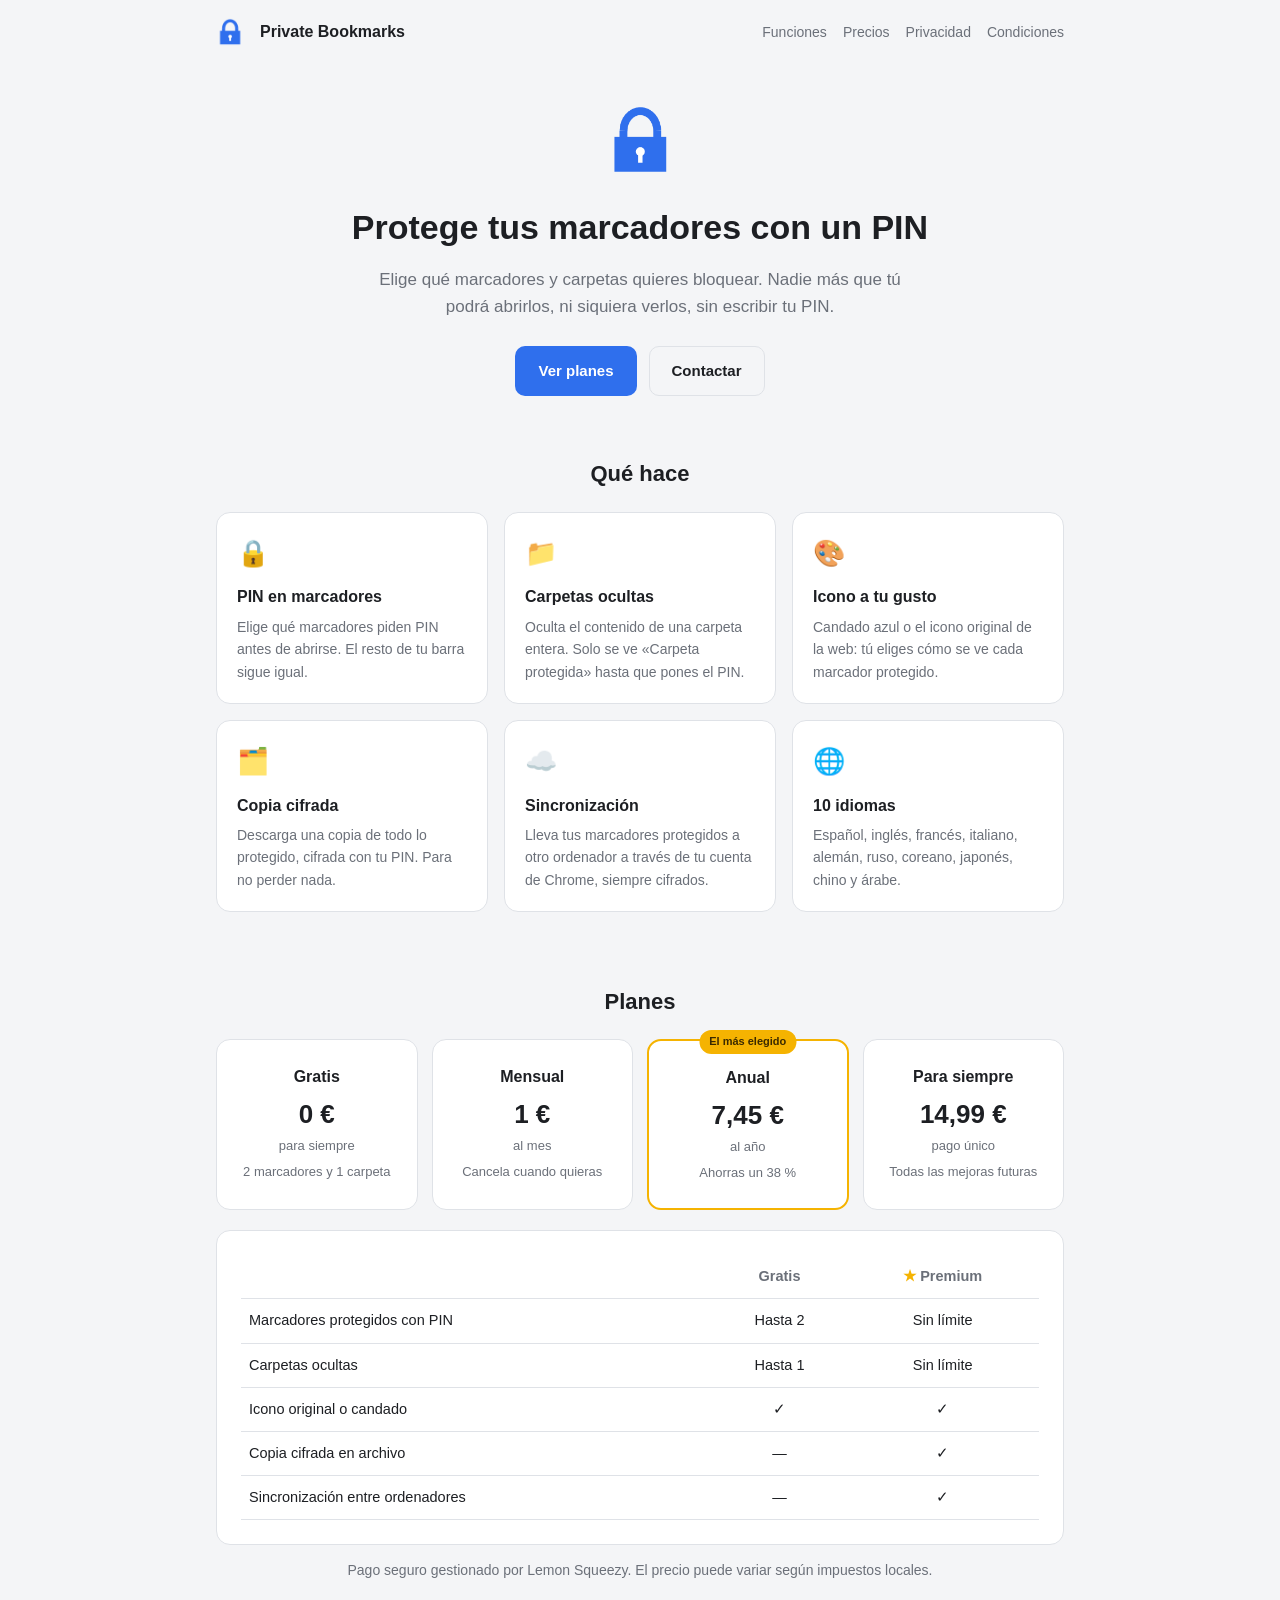
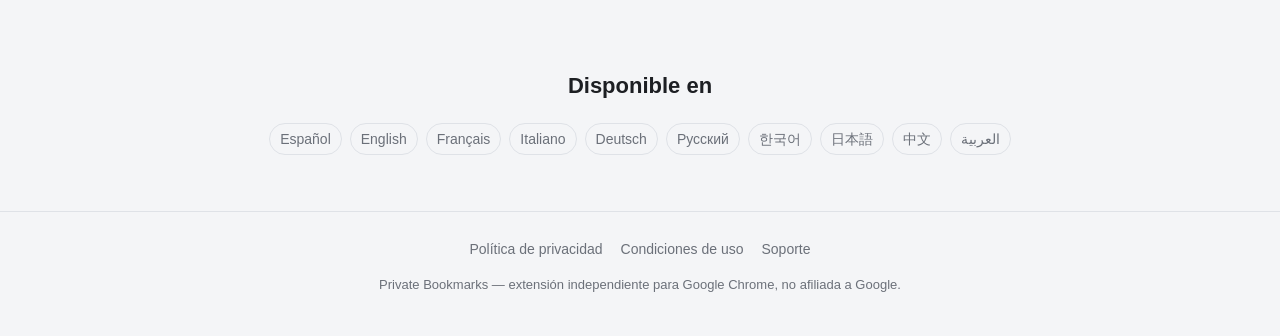
<file: index.html>
<!doctype html>
<html lang="es">
<head>
<meta charset="utf-8">
<meta name="viewport" content="width=device-width, initial-scale=1">
<title>Private Bookmarks — protege tus marcadores de Chrome con un PIN</title>
<meta name="description" content="Extensión de Chrome que protege con PIN los marcadores y carpetas que elijas. Oculta su contenido de la barra y pide PIN para verlo.">
<link rel="icon" href="assets/favicon.png">
<link rel="stylesheet" href="style.css">
</head>
<body>
<div class="wrap">
  <header class="top">
    <img src="assets/logo.png" alt="">
    <span class="name">Private Bookmarks</span>
    <nav>
      <a href="#funciones">Funciones</a>
      <a href="#precios">Precios</a>
      <a href="privacy.html">Privacidad</a>
      <a href="terms.html">Condiciones</a>
    </nav>
  </header>
</div>

<div class="hero wrap">
  <img src="assets/logo.png" alt="Private Bookmarks">
  <h1>Protege tus marcadores con un PIN</h1>
  <p class="lead">Elige qué marcadores y carpetas quieres bloquear. Nadie más que tú podrá abrirlos, ni siquiera
    verlos, sin escribir tu PIN.</p>
  <div class="cta-row">
    <!-- Cuando la extensión este publicada, cambia este enlace por el de su ficha en la Chrome Web Store -->
    <a class="btn primary" href="#precios">Ver planes</a>
    <a class="btn ghost" href="mailto:divininoso@gmail.com">Contactar</a>
  </div>
</div>

<div class="wrap">
  <section id="funciones">
    <h2>Qué hace</h2>
    <div class="grid3">
      <div class="card feat">
        <div class="ic">🔒</div>
        <h3>PIN en marcadores</h3>
        <p>Elige qué marcadores piden PIN antes de abrirse. El resto de tu barra sigue igual.</p>
      </div>
      <div class="card feat">
        <div class="ic">📁</div>
        <h3>Carpetas ocultas</h3>
        <p>Oculta el contenido de una carpeta entera. Solo se ve «Carpeta protegida» hasta que pones el PIN.</p>
      </div>
      <div class="card feat">
        <div class="ic">🎨</div>
        <h3>Icono a tu gusto</h3>
        <p>Candado azul o el icono original de la web: tú eliges cómo se ve cada marcador protegido.</p>
      </div>
      <div class="card feat">
        <div class="ic">🗂️</div>
        <h3>Copia cifrada</h3>
        <p>Descarga una copia de todo lo protegido, cifrada con tu PIN. Para no perder nada.</p>
      </div>
      <div class="card feat">
        <div class="ic">☁️</div>
        <h3>Sincronización</h3>
        <p>Lleva tus marcadores protegidos a otro ordenador a través de tu cuenta de Chrome, siempre cifrados.</p>
      </div>
      <div class="card feat">
        <div class="ic">🌐</div>
        <h3>10 idiomas</h3>
        <p>Español, inglés, francés, italiano, alemán, ruso, coreano, japonés, chino y árabe.</p>
      </div>
    </div>
  </section>

  <section id="precios">
    <h2>Planes</h2>
    <div class="plans">
      <div class="card plan">
        <div class="pname">Gratis</div>
        <div class="price">0 €</div>
        <div class="period">para siempre</div>
        <div class="note">2 marcadores y 1 carpeta</div>
      </div>
      <div class="card plan">
        <div class="pname">Mensual</div>
        <div class="price">1 €</div>
        <div class="period">al mes</div>
        <div class="note">Cancela cuando quieras</div>
      </div>
      <div class="card plan best">
        <span class="badge">El más elegido</span>
        <div class="pname">Anual</div>
        <div class="price">7,45 €</div>
        <div class="period">al año</div>
        <div class="note">Ahorras un 38 %</div>
      </div>
      <div class="card plan">
        <div class="pname">Para siempre</div>
        <div class="price">14,99 €</div>
        <div class="period">pago único</div>
        <div class="note">Todas las mejoras futuras</div>
      </div>
    </div>

    <div class="card" style="margin-top:20px">
      <table class="compare">
        <thead><tr><th></th><th>Gratis</th><th><span class="star">★</span> Premium</th></tr></thead>
        <tbody>
          <tr><td>Marcadores protegidos con PIN</td><td>Hasta 2</td><td>Sin límite</td></tr>
          <tr><td>Carpetas ocultas</td><td>Hasta 1</td><td>Sin límite</td></tr>
          <tr><td>Icono original o candado</td><td>✓</td><td>✓</td></tr>
          <tr><td>Copia cifrada en archivo</td><td>—</td><td>✓</td></tr>
          <tr><td>Sincronización entre ordenadores</td><td>—</td><td>✓</td></tr>
        </tbody>
      </table>
    </div>
    <p style="text-align:center;color:var(--muted);font-size:14px;margin-top:14px">
      Pago seguro gestionado por Lemon Squeezy. El precio puede variar según impuestos locales.
    </p>
  </section>

  <section>
    <h2>Disponible en</h2>
    <div class="langs">
      <span>Español</span><span>English</span><span>Français</span><span>Italiano</span><span>Deutsch</span>
      <span>Русский</span><span>한국어</span><span>日本語</span><span>中文</span><span>العربية</span>
    </div>
  </section>
</div>

<footer>
  <div class="wrap">
    <div class="flinks">
      <a href="privacy.html">Política de privacidad</a>
      <a href="terms.html">Condiciones de uso</a>
      <a href="mailto:divininoso@gmail.com">Soporte</a>
    </div>
    <div class="copy">Private Bookmarks — extensión independiente para Google Chrome, no afiliada a Google.</div>
  </div>
</footer>
</body>
</html>
</file>
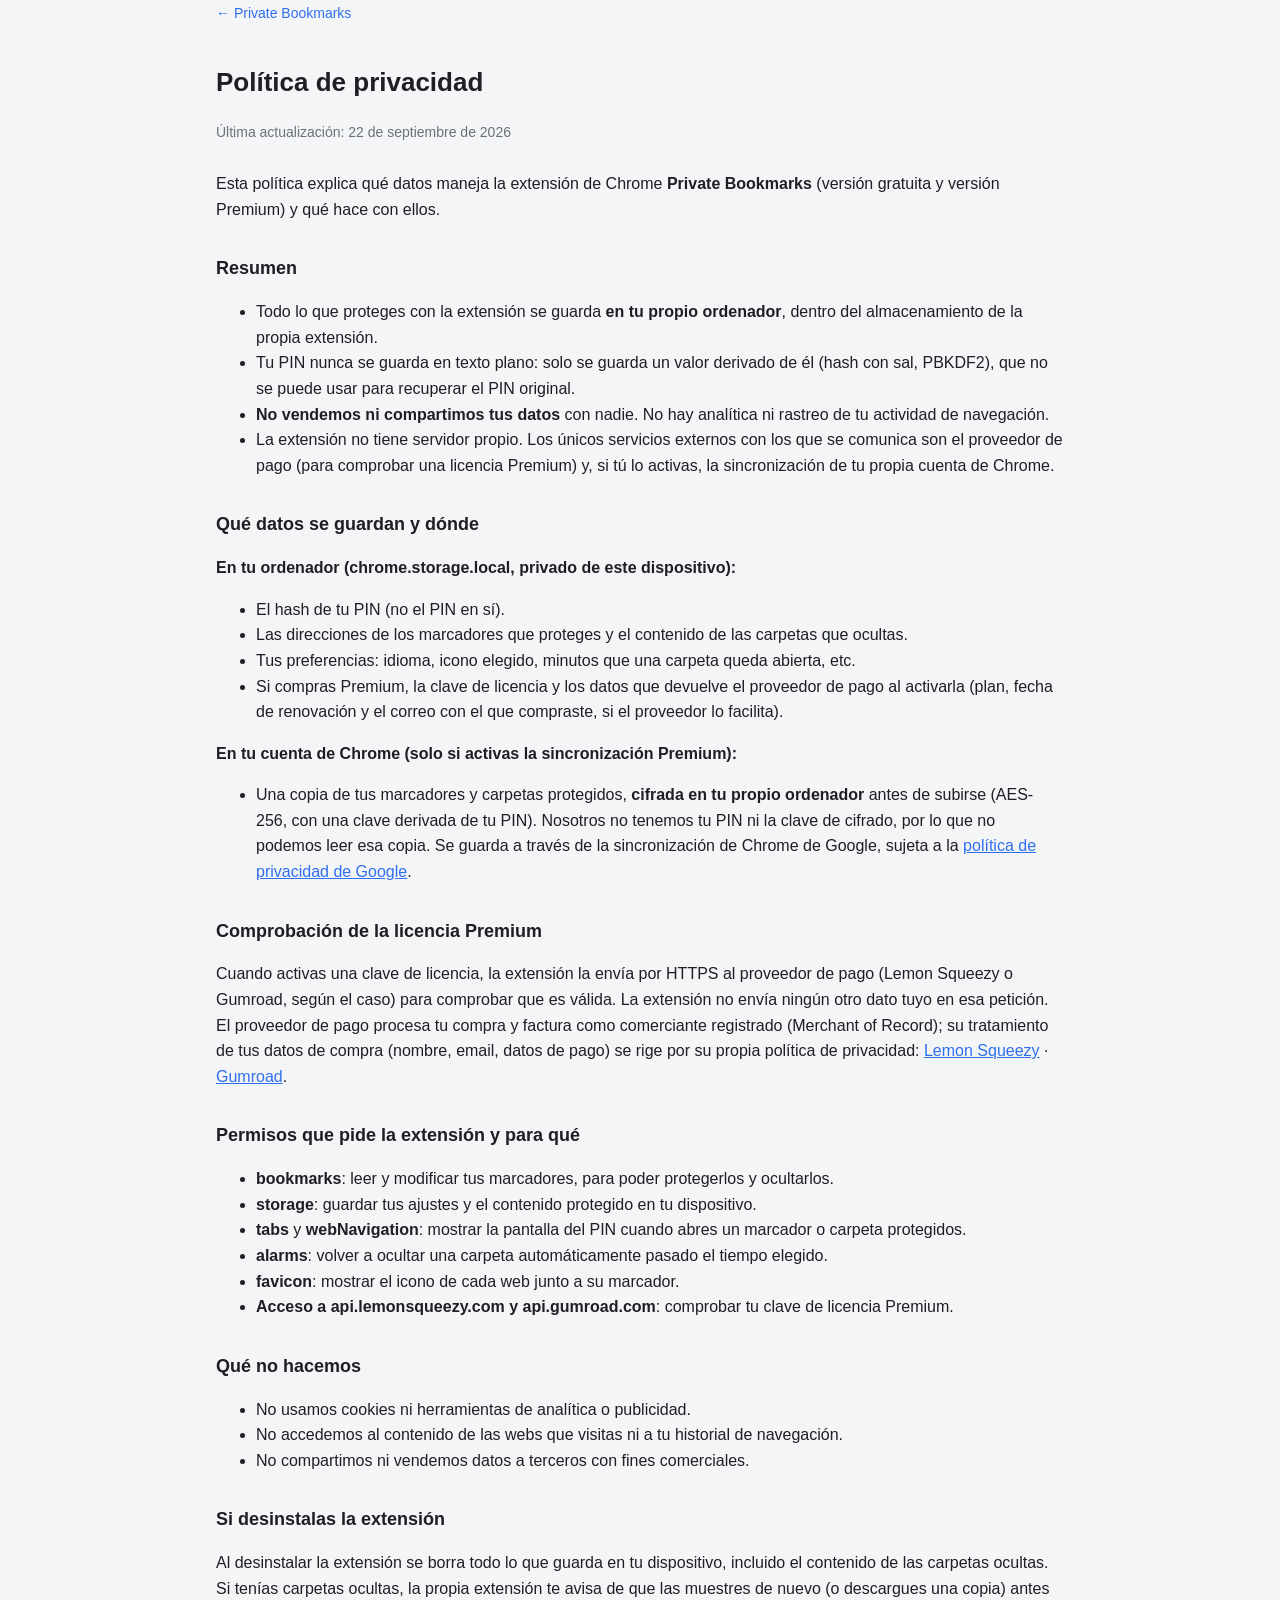
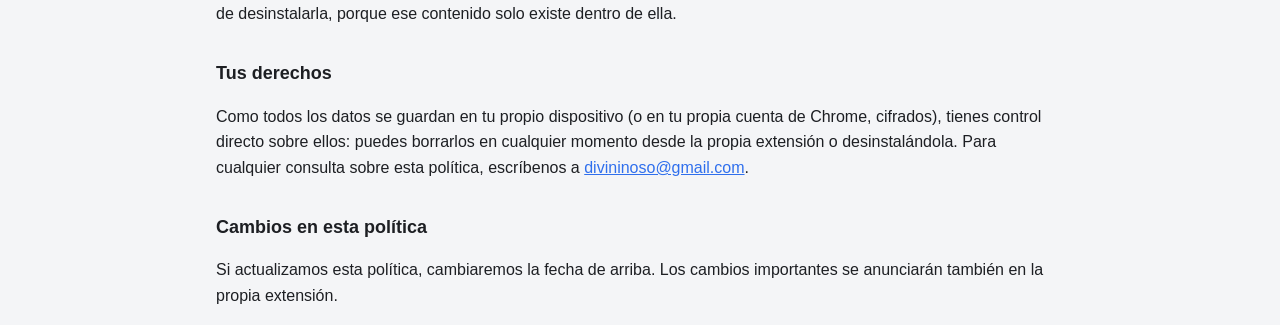
<file: privacy.html>
<!doctype html>
<html lang="es">
<head>
<meta charset="utf-8">
<meta name="viewport" content="width=device-width, initial-scale=1">
<title>Política de privacidad — Private Bookmarks</title>
<link rel="icon" href="assets/favicon.png">
<link rel="stylesheet" href="style.css">
</head>
<body>
<div class="wrap legal">
  <a class="back" href="index.html">&larr; Private Bookmarks</a>
  <h1>Política de privacidad</h1>
  <p class="updated">Última actualización: 22 de septiembre de 2026</p>

  <p>Esta política explica qué datos maneja la extensión de Chrome <strong>Private Bookmarks</strong> (versión
  gratuita y versión Premium) y qué hace con ellos.</p>

  <h2>Resumen</h2>
  <ul>
    <li>Todo lo que proteges con la extensión se guarda <strong>en tu propio ordenador</strong>, dentro del
    almacenamiento de la propia extensión.</li>
    <li>Tu PIN nunca se guarda en texto plano: solo se guarda un valor derivado de él (hash con sal, PBKDF2), que
    no se puede usar para recuperar el PIN original.</li>
    <li><strong>No vendemos ni compartimos tus datos</strong> con nadie. No hay analítica ni rastreo de tu
    actividad de navegación.</li>
    <li>La extensión no tiene servidor propio. Los únicos servicios externos con los que se comunica son el
    proveedor de pago (para comprobar una licencia Premium) y, si tú lo activas, la sincronización de tu propia
    cuenta de Chrome.</li>
  </ul>

  <h2>Qué datos se guardan y dónde</h2>
  <p><strong>En tu ordenador (chrome.storage.local, privado de este dispositivo):</strong></p>
  <ul>
    <li>El hash de tu PIN (no el PIN en sí).</li>
    <li>Las direcciones de los marcadores que proteges y el contenido de las carpetas que ocultas.</li>
    <li>Tus preferencias: idioma, icono elegido, minutos que una carpeta queda abierta, etc.</li>
    <li>Si compras Premium, la clave de licencia y los datos que devuelve el proveedor de pago al activarla
    (plan, fecha de renovación y el correo con el que compraste, si el proveedor lo facilita).</li>
  </ul>
  <p><strong>En tu cuenta de Chrome (solo si activas la sincronización Premium):</strong></p>
  <ul>
    <li>Una copia de tus marcadores y carpetas protegidos, <strong>cifrada en tu propio ordenador</strong> antes
    de subirse (AES-256, con una clave derivada de tu PIN). Nosotros no tenemos tu PIN ni la clave de cifrado, por
    lo que no podemos leer esa copia. Se guarda a través de la sincronización de Chrome de Google, sujeta a la
    <a href="https://policies.google.com/privacy" target="_blank" rel="noopener">política de privacidad de
    Google</a>.</li>
  </ul>

  <h2>Comprobación de la licencia Premium</h2>
  <p>Cuando activas una clave de licencia, la extensión la envía por HTTPS al proveedor de pago (Lemon Squeezy o
  Gumroad, según el caso) para comprobar que es válida. La extensión no envía ningún otro dato tuyo en esa
  petición. El proveedor de pago procesa tu compra y factura como comerciante registrado (Merchant of Record); su
  tratamiento de tus datos de compra (nombre, email, datos de pago) se rige por su propia política de privacidad:
  <a href="https://www.lemonsqueezy.com/privacy" target="_blank" rel="noopener">Lemon Squeezy</a> ·
  <a href="https://gumroad.com/privacy" target="_blank" rel="noopener">Gumroad</a>.</p>

  <h2>Permisos que pide la extensión y para qué</h2>
  <ul>
    <li><strong>bookmarks</strong>: leer y modificar tus marcadores, para poder protegerlos y ocultarlos.</li>
    <li><strong>storage</strong>: guardar tus ajustes y el contenido protegido en tu dispositivo.</li>
    <li><strong>tabs</strong> y <strong>webNavigation</strong>: mostrar la pantalla del PIN cuando abres un
    marcador o carpeta protegidos.</li>
    <li><strong>alarms</strong>: volver a ocultar una carpeta automáticamente pasado el tiempo elegido.</li>
    <li><strong>favicon</strong>: mostrar el icono de cada web junto a su marcador.</li>
    <li><strong>Acceso a api.lemonsqueezy.com y api.gumroad.com</strong>: comprobar tu clave de licencia
    Premium.</li>
  </ul>

  <h2>Qué no hacemos</h2>
  <ul>
    <li>No usamos cookies ni herramientas de analítica o publicidad.</li>
    <li>No accedemos al contenido de las webs que visitas ni a tu historial de navegación.</li>
    <li>No compartimos ni vendemos datos a terceros con fines comerciales.</li>
  </ul>

  <h2>Si desinstalas la extensión</h2>
  <p>Al desinstalar la extensión se borra todo lo que guarda en tu dispositivo, incluido el contenido de las
  carpetas ocultas. Si tenías carpetas ocultas, la propia extensión te avisa de que las muestres de nuevo (o
  descargues una copia) antes de desinstalarla, porque ese contenido solo existe dentro de ella.</p>

  <h2>Tus derechos</h2>
  <p>Como todos los datos se guardan en tu propio dispositivo (o en tu propia cuenta de Chrome, cifrados), tienes
  control directo sobre ellos: puedes borrarlos en cualquier momento desde la propia extensión o desinstalándola.
  Para cualquier consulta sobre esta política, escríbenos a
  <a href="mailto:divininoso@gmail.com">divininoso@gmail.com</a>.</p>

  <h2>Cambios en esta política</h2>
  <p>Si actualizamos esta política, cambiaremos la fecha de arriba. Los cambios importantes se anunciarán también
  en la propia extensión.</p>
</div>
</body>
</html>
</file>
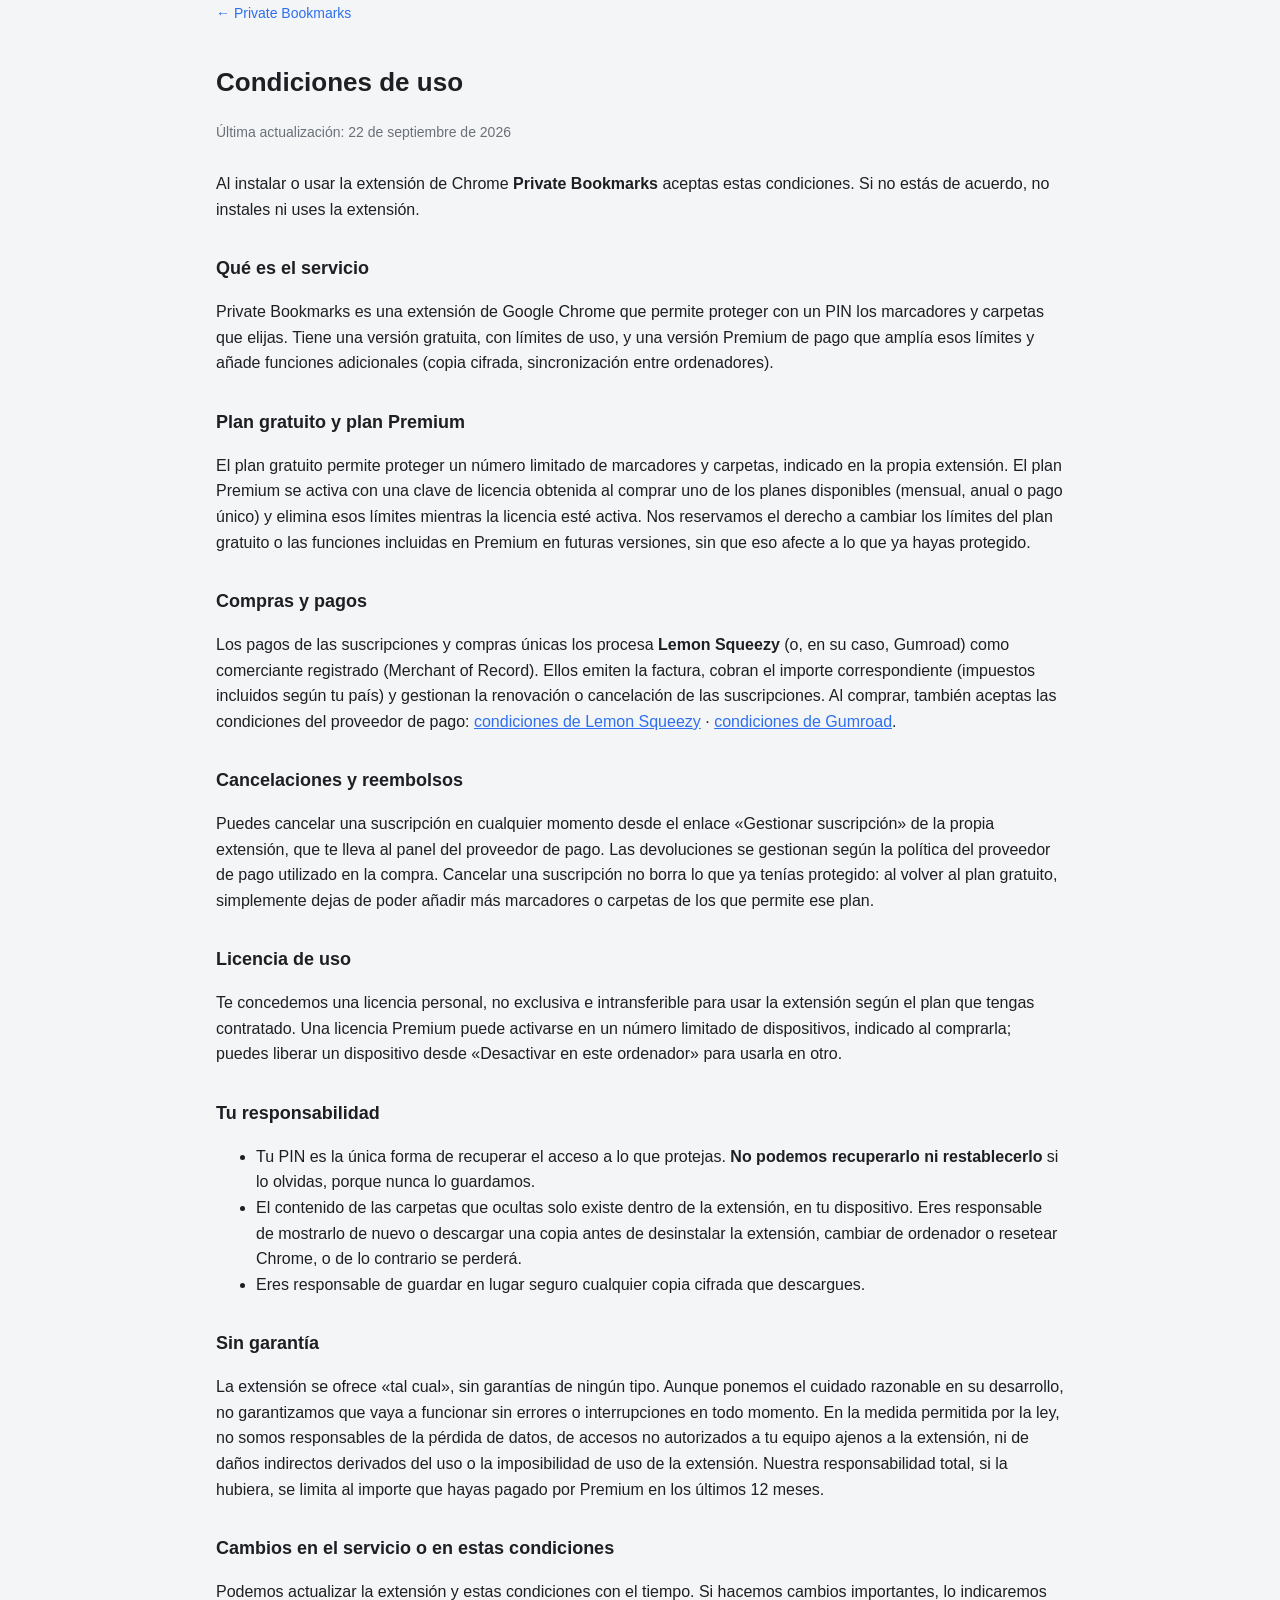
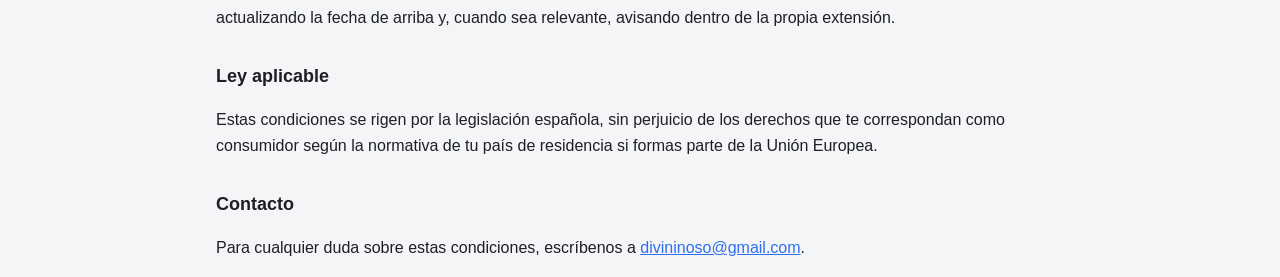
<file: terms.html>
<!doctype html>
<html lang="es">
<head>
<meta charset="utf-8">
<meta name="viewport" content="width=device-width, initial-scale=1">
<title>Condiciones de uso — Private Bookmarks</title>
<link rel="icon" href="assets/favicon.png">
<link rel="stylesheet" href="style.css">
</head>
<body>
<div class="wrap legal">
  <a class="back" href="index.html">&larr; Private Bookmarks</a>
  <h1>Condiciones de uso</h1>
  <p class="updated">Última actualización: 22 de septiembre de 2026</p>

  <p>Al instalar o usar la extensión de Chrome <strong>Private Bookmarks</strong> aceptas estas condiciones. Si
  no estás de acuerdo, no instales ni uses la extensión.</p>

  <h2>Qué es el servicio</h2>
  <p>Private Bookmarks es una extensión de Google Chrome que permite proteger con un PIN los marcadores y
  carpetas que elijas. Tiene una versión gratuita, con límites de uso, y una versión Premium de pago que amplía
  esos límites y añade funciones adicionales (copia cifrada, sincronización entre ordenadores).</p>

  <h2>Plan gratuito y plan Premium</h2>
  <p>El plan gratuito permite proteger un número limitado de marcadores y carpetas, indicado en la propia
  extensión. El plan Premium se activa con una clave de licencia obtenida al comprar uno de los planes
  disponibles (mensual, anual o pago único) y elimina esos límites mientras la licencia esté activa. Nos
  reservamos el derecho a cambiar los límites del plan gratuito o las funciones incluidas en Premium en futuras
  versiones, sin que eso afecte a lo que ya hayas protegido.</p>

  <h2>Compras y pagos</h2>
  <p>Los pagos de las suscripciones y compras únicas los procesa <strong>Lemon Squeezy</strong> (o, en su caso,
  Gumroad) como comerciante registrado (Merchant of Record). Ellos emiten la factura, cobran el importe
  correspondiente (impuestos incluidos según tu país) y gestionan la renovación o cancelación de las
  suscripciones. Al comprar, también aceptas las condiciones del proveedor de pago:
  <a href="https://www.lemonsqueezy.com/terms" target="_blank" rel="noopener">condiciones de Lemon Squeezy</a> ·
  <a href="https://gumroad.com/terms" target="_blank" rel="noopener">condiciones de Gumroad</a>.</p>

  <h2>Cancelaciones y reembolsos</h2>
  <p>Puedes cancelar una suscripción en cualquier momento desde el enlace «Gestionar suscripción» de la propia
  extensión, que te lleva al panel del proveedor de pago. Las devoluciones se gestionan según la política del
  proveedor de pago utilizado en la compra. Cancelar una suscripción no borra lo que ya tenías protegido: al
  volver al plan gratuito, simplemente dejas de poder añadir más marcadores o carpetas de los que permite ese
  plan.</p>

  <h2>Licencia de uso</h2>
  <p>Te concedemos una licencia personal, no exclusiva e intransferible para usar la extensión según el plan que
  tengas contratado. Una licencia Premium puede activarse en un número limitado de dispositivos, indicado al
  comprarla; puedes liberar un dispositivo desde «Desactivar en este ordenador» para usarla en otro.</p>

  <h2>Tu responsabilidad</h2>
  <ul>
    <li>Tu PIN es la única forma de recuperar el acceso a lo que protejas. <strong>No podemos recuperarlo ni
    restablecerlo</strong> si lo olvidas, porque nunca lo guardamos.</li>
    <li>El contenido de las carpetas que ocultas solo existe dentro de la extensión, en tu dispositivo. Eres
    responsable de mostrarlo de nuevo o descargar una copia antes de desinstalar la extensión, cambiar de
    ordenador o resetear Chrome, o de lo contrario se perderá.</li>
    <li>Eres responsable de guardar en lugar seguro cualquier copia cifrada que descargues.</li>
  </ul>

  <h2>Sin garantía</h2>
  <p>La extensión se ofrece «tal cual», sin garantías de ningún tipo. Aunque ponemos el cuidado razonable en su
  desarrollo, no garantizamos que vaya a funcionar sin errores o interrupciones en todo momento. En la medida
  permitida por la ley, no somos responsables de la pérdida de datos, de accesos no autorizados a tu equipo
  ajenos a la extensión, ni de daños indirectos derivados del uso o la imposibilidad de uso de la extensión.
  Nuestra responsabilidad total, si la hubiera, se limita al importe que hayas pagado por Premium en los últimos
  12 meses.</p>

  <h2>Cambios en el servicio o en estas condiciones</h2>
  <p>Podemos actualizar la extensión y estas condiciones con el tiempo. Si hacemos cambios importantes, lo
  indicaremos actualizando la fecha de arriba y, cuando sea relevante, avisando dentro de la propia
  extensión.</p>

  <h2>Ley aplicable</h2>
  <p>Estas condiciones se rigen por la legislación española, sin perjuicio de los derechos que te correspondan
  como consumidor según la normativa de tu país de residencia si formas parte de la Unión Europea.</p>

  <h2>Contacto</h2>
  <p>Para cualquier duda sobre estas condiciones, escríbenos a
  <a href="mailto:divininoso@gmail.com">divininoso@gmail.com</a>.</p>
</div>
</body>
</html>
</file>
<file: style.css>
:root {
  --bg: #f4f5f7; --card: #fff; --text: #1d1f23; --muted: #6b7079; --line: #dfe2e7;
  --accent: #2f6fed; --accent-text: #fff; --gold: #f5b301;
}
@media (prefers-color-scheme: dark) {
  :root { --bg: #17181b; --card: #1e2024; --text: #e8e9ec; --muted: #9a9ea6; --line: #34373d; --accent: #5b8def; }
}
* { box-sizing: border-box; }
html { scroll-behavior: smooth; }
body {
  margin: 0; background: var(--bg); color: var(--text); overflow-x: hidden;
  font: 16px/1.6 -apple-system, "Segoe UI", Roboto, sans-serif;
}
a { color: var(--accent); }
.wrap { max-width: 880px; margin: 0 auto; padding: 0 16px; }
header.top {
  display: flex; align-items: center; gap: 10px 16px; padding: 18px 0; flex-wrap: wrap;
}
header.top img { width: 28px; height: 28px; flex: none; }
header.top .name { font-weight: 700; font-size: 16px; }
header.top nav { margin-left: auto; display: flex; gap: 10px 16px; flex-wrap: wrap; font-size: 14px; }
header.top nav a { color: var(--muted); text-decoration: none; white-space: nowrap; }
header.top nav a:hover { color: var(--text); }

.hero { text-align: center; padding: 40px 0 24px; }
.hero img { width: 72px; height: 72px; margin-bottom: 16px; }
.hero h1 { font-size: clamp(26px, 6vw, 34px); margin: 0 0 12px; }
.hero p.lead { font-size: 17px; color: var(--muted); max-width: 560px; margin: 0 auto 26px; }
.cta-row { display: flex; gap: 12px; justify-content: center; flex-wrap: wrap; }
.btn {
  display: inline-flex; align-items: center; gap: 8px; padding: 12px 22px; border-radius: 10px;
  font-weight: 600; text-decoration: none; border: 1px solid transparent; font-size: 15px;
}
.btn.primary { background: var(--accent); color: var(--accent-text); }
.btn.ghost { background: transparent; color: var(--text); border-color: var(--line); }

.card {
  background: var(--card); border: 1px solid var(--line); border-radius: 14px; padding: 24px;
}

section { padding: 36px 0; }
section h2 { font-size: 22px; margin: 0 0 20px; text-align: center; }

.grid3 { display: grid; grid-template-columns: repeat(auto-fit, minmax(220px, 1fr)); gap: 16px; }
.feat { padding: 20px; }
.feat .ic { font-size: 26px; margin-bottom: 10px; }
.feat h3 { margin: 0 0 6px; font-size: 16px; }
.feat p { margin: 0; color: var(--muted); font-size: 14px; }

.plans { display: grid; grid-template-columns: repeat(auto-fit, minmax(190px, 1fr)); gap: 14px; }
.plan { text-align: center; padding: 24px 16px; position: relative; }
.plan.best { border-color: var(--gold); border-width: 2px; }
.plan .badge {
  position: absolute; top: -11px; left: 50%; transform: translateX(-50%);
  background: var(--gold); color: #3a2a00; font-size: 11px; font-weight: 700;
  padding: 3px 10px; border-radius: 999px; white-space: nowrap;
}
.plan .pname { font-weight: 600; margin-bottom: 4px; }
.plan .price { font-size: 26px; font-weight: 700; }
.plan .period { color: var(--muted); font-size: 13px; margin-bottom: 6px; }
.plan .note { color: var(--muted); font-size: 13px; }

table.compare { width: 100%; border-collapse: collapse; font-size: 14.5px; }
table.compare th, table.compare td { padding: 10px 8px; border-bottom: 1px solid var(--line); text-align: center; }
table.compare th:first-child, table.compare td:first-child { text-align: left; }
table.compare thead th { color: var(--muted); font-weight: 600; }
.star { color: var(--gold); }

.langs { display: flex; flex-wrap: wrap; gap: 8px; justify-content: center; font-size: 14px; color: var(--muted); }
.langs span { padding: 4px 10px; border: 1px solid var(--line); border-radius: 999px; }

footer { border-top: 1px solid var(--line); margin-top: 20px; padding: 26px 0 40px; }
footer .flinks { display: flex; gap: 18px; flex-wrap: wrap; justify-content: center; font-size: 14px; }
footer .flinks a { color: var(--muted); text-decoration: none; }
footer .flinks a:hover { color: var(--text); }
footer .copy { text-align: center; color: var(--muted); font-size: 13px; margin-top: 14px; }

.legal h1 { font-size: 26px; }
.legal h2 { font-size: 18px; margin-top: 32px; }
.legal p, .legal li { color: var(--text); }
.legal .updated { color: var(--muted); font-size: 14px; margin-bottom: 28px; }
.legal .back { display: inline-block; margin-bottom: 20px; font-size: 14px; text-decoration: none; }
</file>
